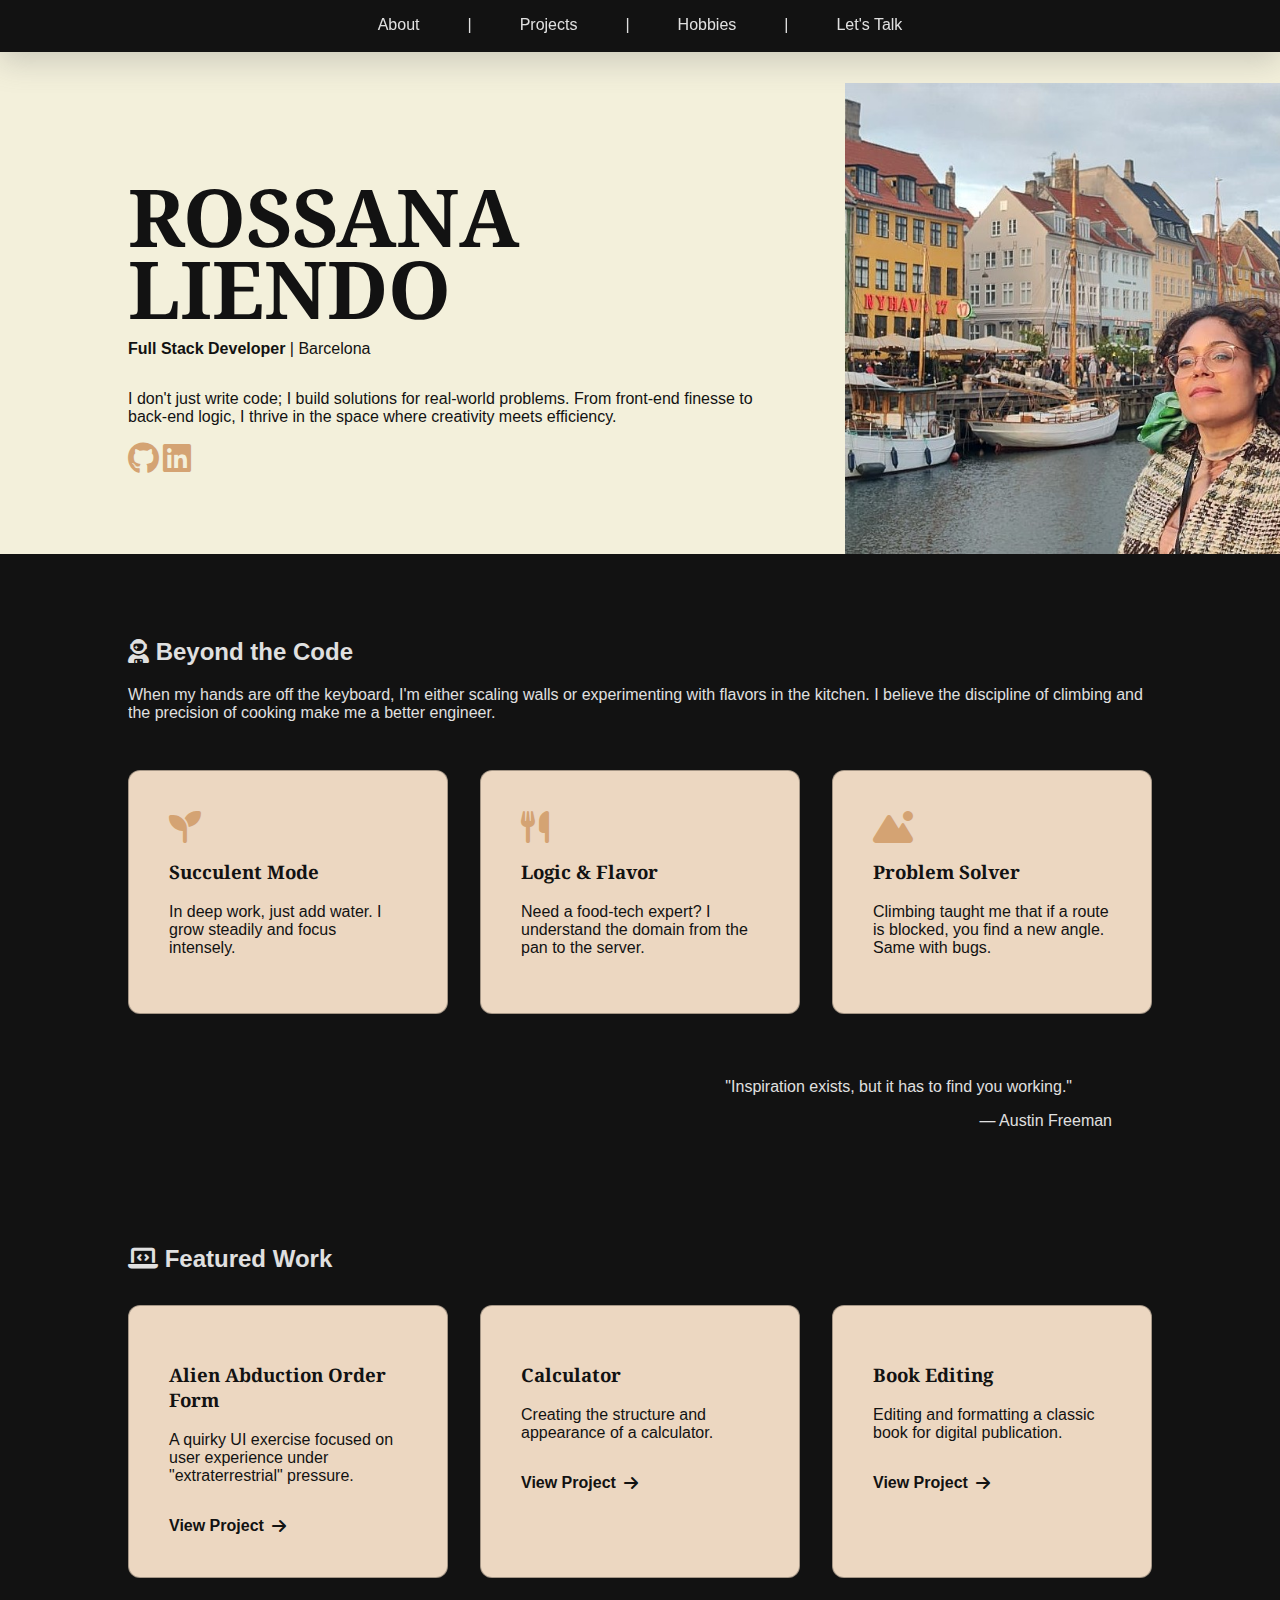
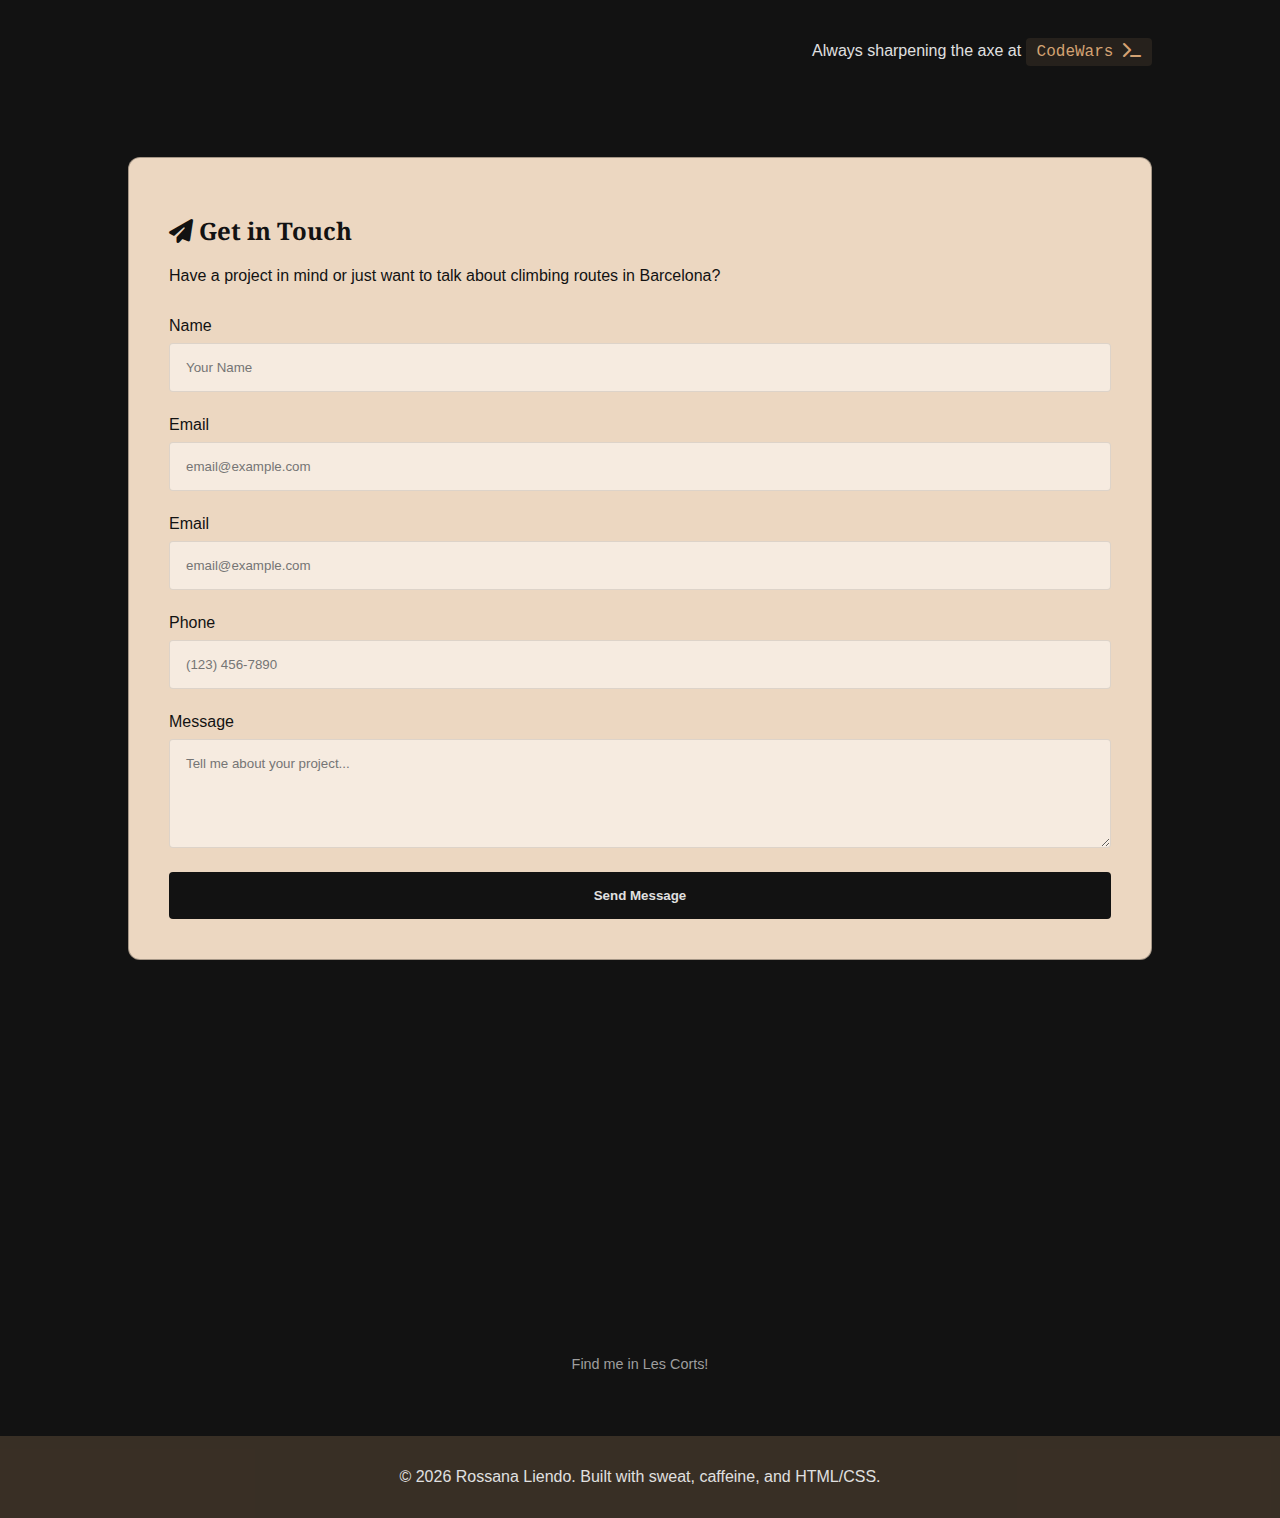
<file: index.html>
<!DOCTYPE html>
<html lang="en">
<head>
    <meta charset="UTF-8">
    <meta name="viewport" content="width=device-width, initial-scale=1.0">
    <title>Rossana Liendo | Full Stack Developer & Problem Solver</title>
    <link rel="stylesheet" href="css/style.css">
    <link rel="stylesheet" href="https://cdnjs.cloudflare.com/ajax/libs/font-awesome/6.5.1/css/all.min.css">
    <link rel="preconnect" href="https://fonts.googleapis.com">
<link rel="preconnect" href="https://fonts.gstatic.com" crossorigin>
<link href="https://fonts.googleapis.com/css2?family=Noto+Serif:ital,wght@0,100..900;1,100..900&display=swap" rel="stylesheet">
</head>
<body>

    <nav>
        <div class="nav-links">
            <a href="index.html#about-me">About</a> |
            <a href="index.html#projects">Projects</a> |
            <a href="hobbies.html">Hobbies</a> |
            <a href="index.html#contact" class="btn-nav">Let's Talk</a>
        </div>
    </nav>

    <header class="hero">
        <img src="images/nyhavn-canal.jpeg" alt="Nyhavn Canal in Copenhagen, Denmark" class="hero-img">
        <div class="hero-content">
            <h1>Rossana<br>Liendo</h1>
            <p class="tagline"><strong>Full Stack Developer</strong> | Barcelona</p>
            <p class="bio">I don't just write code; I build solutions for real-world problems. From front-end finesse to back-end logic, I thrive in the space where creativity meets efficiency.</p>
            <div class="social-links">
                <a href="https://github.com/omgchyah" target="_blank" rel="noopener"><i class="fa-brands fa-github"></i></a>
                <a href="https://www.linkedin.com/in/rossana-liendo-esteves-7b033848/" target="_blank" rel="noopener"><i class="fa-brands fa-linkedin"></i></a>
            </div>
        </div>
    </header>

    <main>
        <section id="about-me" class="about-me">
            <h2><i class="fa-solid fa-user-astronaut"></i> Beyond the Code</h2>
            <div class="about-grid">
                <p>When my hands are off the keyboard, I'm either scaling walls or experimenting with flavors in the kitchen. I believe the discipline of climbing and the precision of cooking make me a better engineer.</p>
                
                <div class="fun-facts">
                    <div class="fact-card">
                        <i class="fa-solid fa-seedling"></i>
                        <h3>Succulent Mode</h3>
                        <p>In deep work, just add water. I grow steadily and focus intensely.</p>
                    </div>
                    <div class="fact-card">
                        <i class="fa-solid fa-utensils"></i>
                        <h3>Logic & Flavor</h3>
                        <p>Need a food-tech expert? I understand the domain from the pan to the server.</p>
                    </div>
                    <div class="fact-card">
                        <i class="fa-solid fa-mountain-sun"></i>
                        <h3>Problem Solver</h3>
                        <p>Climbing taught me that if a route is blocked, you find a new angle. Same with bugs.</p>
                    </div>
                </div>
            </div>

            <figure class="quote-box">
                <blockquote>"Inspiration exists, but it has to find you working."</blockquote>
                <figcaption>— Austin Freeman</figcaption>
            </figure>
        </section>

        <section id="projects" class="projects">
            <h2><i class="fa-solid fa-laptop-code"></i> Featured Work</h2>
            
            <div class="project-list">
                <article class="project-item">
                    <h3>Alien Abduction Order Form</h3>
                    <p>A quirky UI exercise focused on user experience under "extraterrestrial" pressure.</p>
                    <a href="alien-form/forms.html" rel="noopener" class="project-link">View Project <i class="fa-solid fa-arrow-right"></i></a>
                </article>

                <article class="project-item">
                    <h3>Calculator</h3>
                    <p>Creating the structure and appearance of a calculator.</p>
                    <a href="calculator/calculator.html" rel="noopener" class="project-link">View Project <i class="fa-solid fa-arrow-right"></i></a>
                </article>

                <article class="project-item">
                    <h3>Book Editing</h3>
                    <p>Editing and formatting a classic book for digital publication.</p>
                    <a href="book_chapter/book.html" rel="noopener" class="project-link">View Project <i class="fa-solid fa-arrow-right"></i></a>
                </article>
            </div>

            <div class="learning-zone">
                <p>Always sharpening the axe at <a href="https://www.codewars.com" target="_blank" rel="noopener">CodeWars <i class="fa-solid fa-terminal"></i></a></p>
            </div>
        </section>

        <section id="contact" class="contact">
            <h2><i class="fa-solid fa-paper-plane"></i> Get in Touch</h2>
            <p>Have a project in mind or just want to talk about climbing routes in Barcelona?</p>
            <form action="https://e3vwdl4bpd.execute-api.us-west-2.amazonaws.com/default/API2SES" method="POST" class="contact-form">
                <input type="hidden" name="send_to" value="rossana.liendo@gmail.com">
                
                <div class="form-group">
                    <label for="name">Name</label>
                    <input type="text" id="name" name="name" placeholder="Your Name" required>
                </div>

                <div class="form-group">
                    <label for="email">Email</label>
                    <input type="email" id="email" name="email" placeholder="email@example.com" required>
                </div>
    
                <div class="form-group">
                    <label for="email">Email</label>
                    <input type="email" id="email" name="email" placeholder="email@example.com" required>
                </div>
                
                <div class="form-group">
                    <label for="phone">Phone</label>
                    <input type="tel" id="phone" name="phone" placeholder="(123) 456-7890">
                </div>

                <div class="form-group">
                    <label for="message">Message</label>
                    <textarea id="message" name="message" rows="5" placeholder="Tell me about your project..." required></textarea>
                </div>

                <button type="submit" class="btn-submit">Send Message</button>
            </form>
        </section>

        <div class="map-container">
            <iframe src="https://www.google.com/maps/embed?pb=!1m18!1m12!1m3!1d23946.71913211791!2d2.1004685909337675!3d41.38842441053384!2m3!1f0!2f0!3f0!3m2!1i1024!2i768!4f13.1!3m3!1m2!1s0x12a4985c69108ab9%3A0xd53cd8df2fd26b9c!2sLes%20Corts%2C%20Barcelona!5e0!3m2!1ses!2ses!4v1768590886248!5m2!1ses!2ses" width="400" height="300" style="border:0;" allowfullscreen="" loading="lazy" referrerpolicy="no-referrer-when-downgrade" class="map-corts"></iframe>
            <span class="map-text">Find me in Les Corts!</span>
        </div>
        

    </main>

    <footer>
        <p>&copy; 2026 Rossana Liendo. Built with sweat, caffeine, and HTML/CSS.</p>
    </footer>
</body>
</html>
</file>
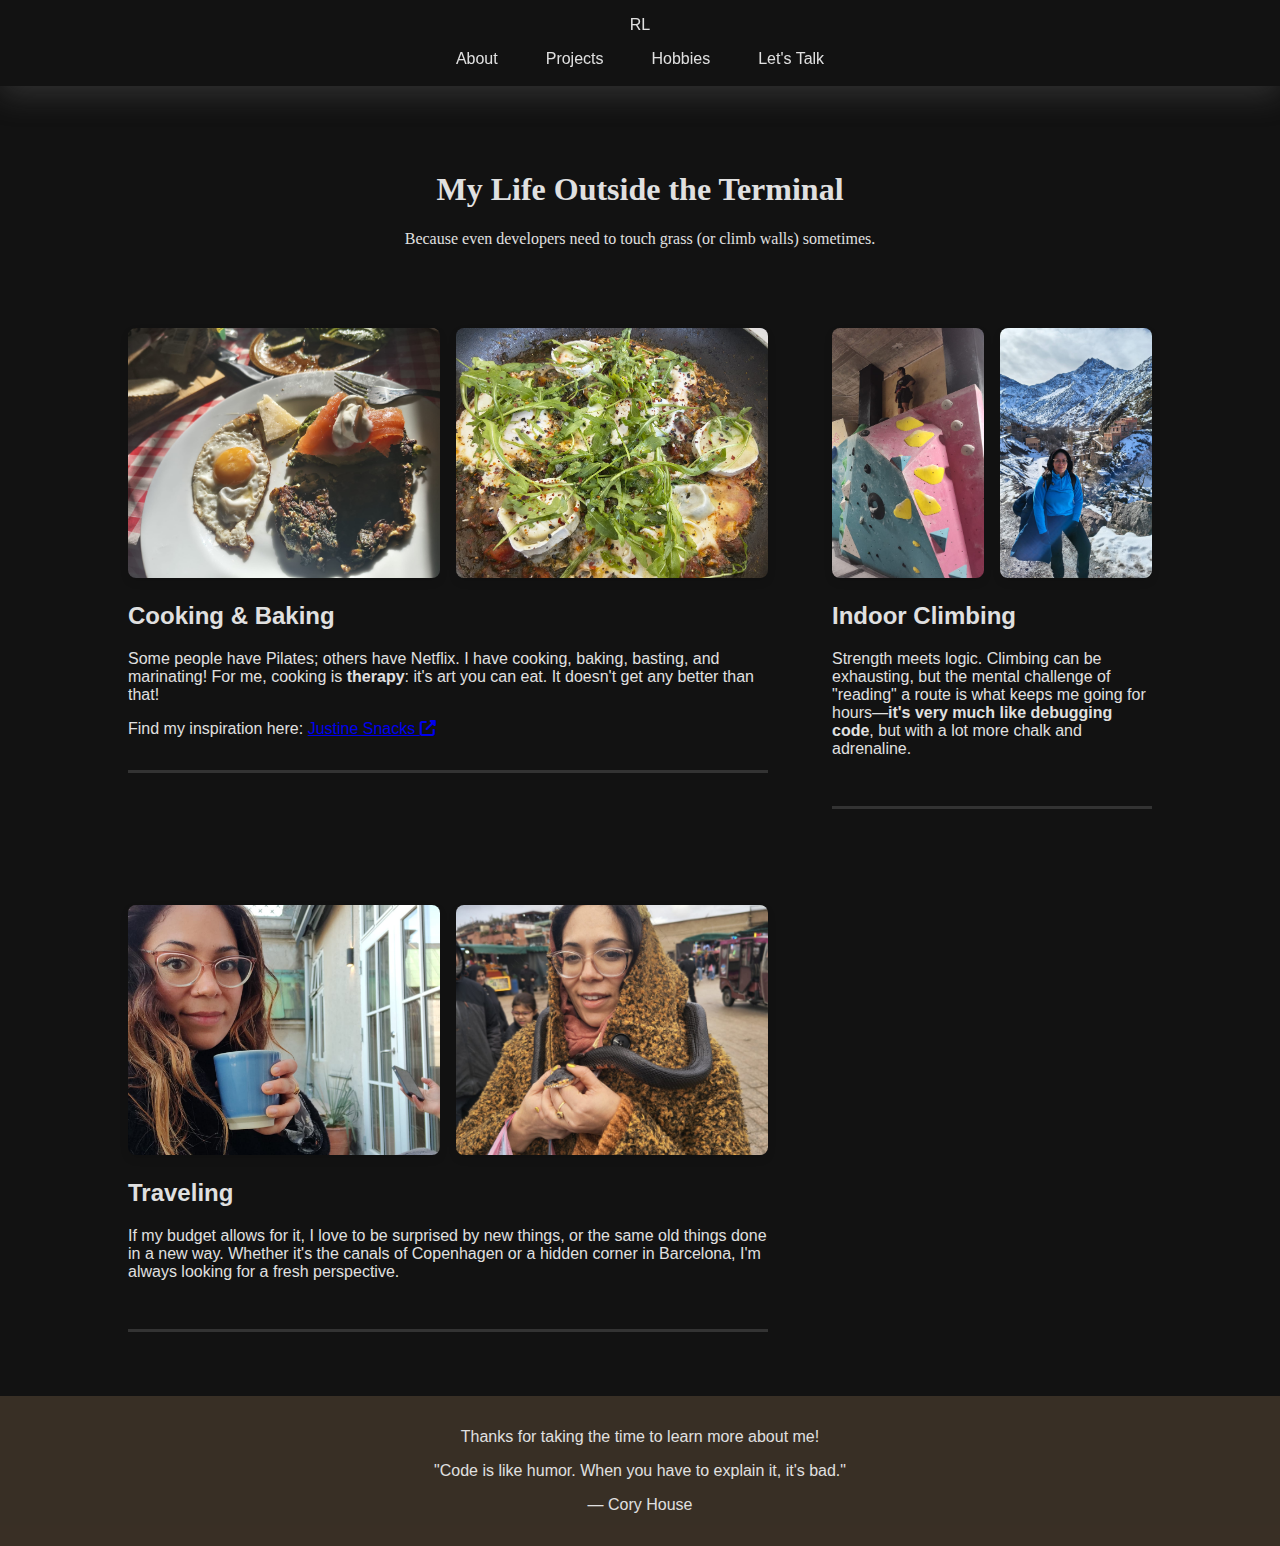
<file: hobbies.html>
<!DOCTYPE html>
<html lang="en">
<head>
    <meta charset="UTF-8">
    <meta name="viewport" content="width=device-width, initial-scale=1.0">
    <title>Rossana's World | Hobbies & Passion</title>
    <link rel="stylesheet" href="css/style.css">
    <link rel="stylesheet" href="https://cdnjs.cloudflare.com/ajax/libs/font-awesome/6.5.1/css/all.min.css">
</head>
<body class="hobbies-page">

    <nav>
        <div class="logo">RL</div>
        <div class="nav-links">
            <a href="index.html#about-me">About</a>
            <a href="index.html#projects">Projects</a>
            <a href="hobbies.html">Hobbies</a>
            <a href="index.html#contact" class="btn-nav">Let's Talk</a>
        </div>
    </nav>

    <header class="hobbies-header">
        <h1>My Life Outside the Terminal</h1>
        <p>Because even developers need to touch grass (or climb walls) sometimes.</p>
    </header>

    <main class="hobbies-container">
        
        <section class="hobby-card">
            <div class="hobby-images">
                <img src="images/brunch.jpeg" alt="Delicious homemade smoked salmon with eggs and cheese" class="hobby-img">
                <img src="images/shakshuka.jpeg" alt="A colorful shakshuka" class="hobby-img">
            </div>
            <h2>Cooking & Baking</h2>
            <p>Some people have Pilates; others have Netflix. I have cooking, baking, basting, and marinating! For me, cooking is <strong>therapy</strong>: it's art you can eat. It doesn't get any better than that!</p>
            <div class="hobby-link">
                <span>Find my inspiration here:</span>
                <a href="https://justinesnacks.com/" target="_blank" rel="noopener">Justine Snacks <i class="fa-solid fa-external-link-alt"></i></a>
            </div>
        </section>

        <section class="hobby-card">
            <div class="hobby-images">
                <img src="images/climbing.jpeg" alt="Indoor climbing wall with colorful holds" class="hobby-img">
                <img src="images/toubkal.jpeg" alt="Hiking to the top of the Toubkal mountain in Morocco" class="hobby-img">
            </div>
            <h2>Indoor Climbing</h2>
            <p>Strength meets logic. Climbing can be exhausting, but the mental challenge of "reading" a route is what keeps me going for hours—<strong>it's very much like debugging code</strong>, but with a lot more chalk and adrenaline.</p>
            
        </section>
        
        <section class="hobby-card">
            <div class="hobby-images">
                <img src="images/delving-into-coffee-culture.jpeg" alt="A delicious cup of coffee in Coppenhague" class="hobby-img">
                <img src="images/scared.jpeg" alt="My first enounter with a snake charmer" class="hobby-img">
            </div>
            <h2>Traveling</h2>
            <p>If my budget allows for it, I love to be surprised by new things, or the same old things done in a new way. Whether it's the canals of Copenhagen or a hidden corner in Barcelona, I'm always looking for a fresh perspective.</p>
        </section>

    </main>

    <footer class="hobbies-footer">
        <p>Thanks for taking the time to learn more about me!</p>
        <figure class="quote-box">
            <blockquote>"Code is like humor. When you have to explain it, it's bad."</blockquote>
            <figcaption>— Cory House</figcaption>
        </figure>
    </footer>

</body>
</html>
</file>
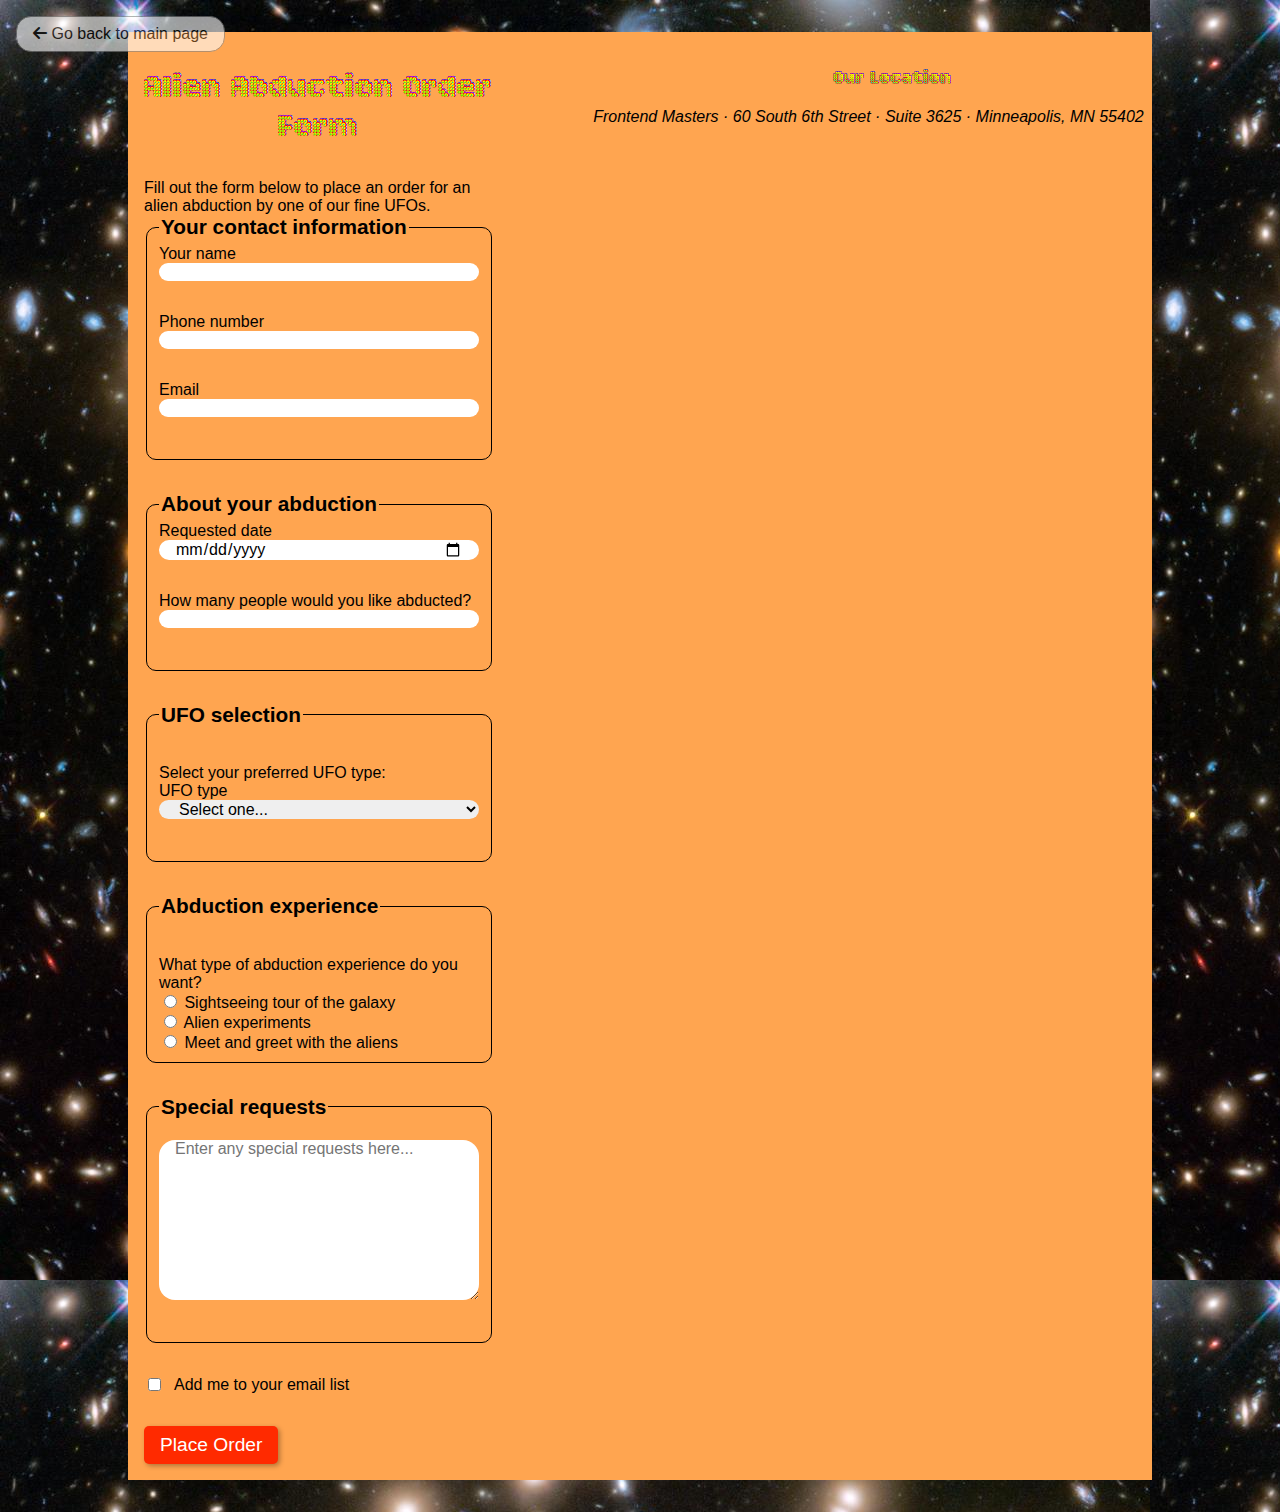
<file: alien-form/forms.html>
<!DOCTYPE html>
<html lang="en">
<head>
	<meta charset="UTF-8">
	<title>Alien Abduction Order Form</title>
	<link href="css/forms.css" rel="stylesheet">
	<link rel="stylesheet" href="https://cdnjs.cloudflare.com/ajax/libs/font-awesome/6.5.1/css/all.min.css">
	<link rel="preconnect" href="https://fonts.googleapis.com">
<link rel="preconnect" href="https://fonts.gstatic.com" crossorigin>
<link href="https://fonts.googleapis.com/css2?family=Bitcount+Prop+Double+Ink:wght@100..900&family=Noto+Serif:ital,wght@0,100..900;1,100..900&display=swap" rel="stylesheet">
</head>
<body>
	<a href="../index.html" rel="noopener" class="index-link">
		<i class="fa-solid fa-arrow-left"></i> Go back to main page
	</a>
	<div class="wrapper">
		<section>
			<h1>Alien Abduction Order Form</h1>
			<p>Fill out the form below to place an order for an alien abduction by one of our fine UFOs.</p>
			<form action="https://e3vwdl4bpd.execute-api.us-west-2.amazonaws.com/default/API2SES" method="POST">
				<input type="hidden" name="send_to" value="rossana.liendo@gmail.com">
				<fieldset>
					<legend>Your contact information</legend>
					<label for="name">Your name </label>
					<input type="text" id="name" name="name">
					<label for="phone">Phone number</label>
					<input type="tel" id="phone" name="phone">
					<label for="email">Email</label>
					<input type="email" id="email" name="email">
				</fieldset>

				<fieldset>
					<legend>About your abduction</legend>
					<label for="date">Requested  date</label>
					<input type="date" id="date" name="date">
					<label for="qty">How many people would you like abducted?</label>
					<input type="number" id="qty" name="qty" min="1" max="10">
				</fieldset>
				<fieldset>
					<legend>UFO selection</legend>
					<p>Select your preferred UFO type:</p>
					<label for="ufo">UFO type</label>
					<select id="ufo" name="ufo">
						<option selected>Select one...</option>
						<option value="oval">Classic oval UFO</option>
						<option value="imperial">Star Wars-style Imperial cruiser</option>
						<option value="viper">Battlestar Galactica-style Viper</option>
						<option value="cube">Borg-style cube</option>
					</select>
				</fieldset>

				<fieldset>
					<legend>Abduction experience</legend>
					<p>What type of abduction experience do you want?</p>
					<label>
						<input type="radio" id="sightseeing" name="experience" value="sightseeing">
						Sightseeing tour of the galaxy
					</label>
					<label>
						<input type="radio" id="experiments" name="experience" value="experiments">
						Alien experiments
					</label>
					<label>
						<input type="radio" id="meetaliens" name="experience" value="meetaliens">
						Meet and greet with the aliens
					</label>
				</fieldset>

				<fieldset>
					<legend>Special requests</legend>
					<textarea name="requests" rows="5" cols="30" placeholder="Enter any special requests here..."></textarea>
				</fieldset>

				<div class="checkbox-group">
					<input type="checkbox" name="subscribe" id="subscribe">
					<label for="subscribe">Add me to your email list</label>
				</div>

				<button type="submit">Place Order</button>
			</form>				
		</section>
		<aside>
			<h3>Our Location</h3>
			<address>
				Frontend Masters &middot;
				60 South 6th Street &middot;
				Suite 3625 &middot;
				Minneapolis, MN 55402
			</address>
			<iframe src="https://www.google.com/maps/embed?pb=!1m18!1m12!1m3!1d2822.31942846365!2d-93.27339592426814!3d44.97782176575984!2m3!1f0!2f0!3f0!3m2!1i1024!2i768!4f13.1!3m3!1m2!1s0x52b3329a733800b1%3A0x2e151ae0d4a5e091!2s60%20South%206th%20St%20%233625%2C%20Minneapolis%2C%20MN%2055402%2C%20EE.%20UU.!5e0!3m2!1ses!2ses!4v1768582172687!5m2!1ses!2ses" width="600" height="450" style="border:0;" allowfullscreen="" loading="lazy" referrerpolicy="no-referrer-when-downgrade"></iframe>
		</aside>
	</div>
	<script src="js/forms.js"></script>
</body>
</html>
</file>
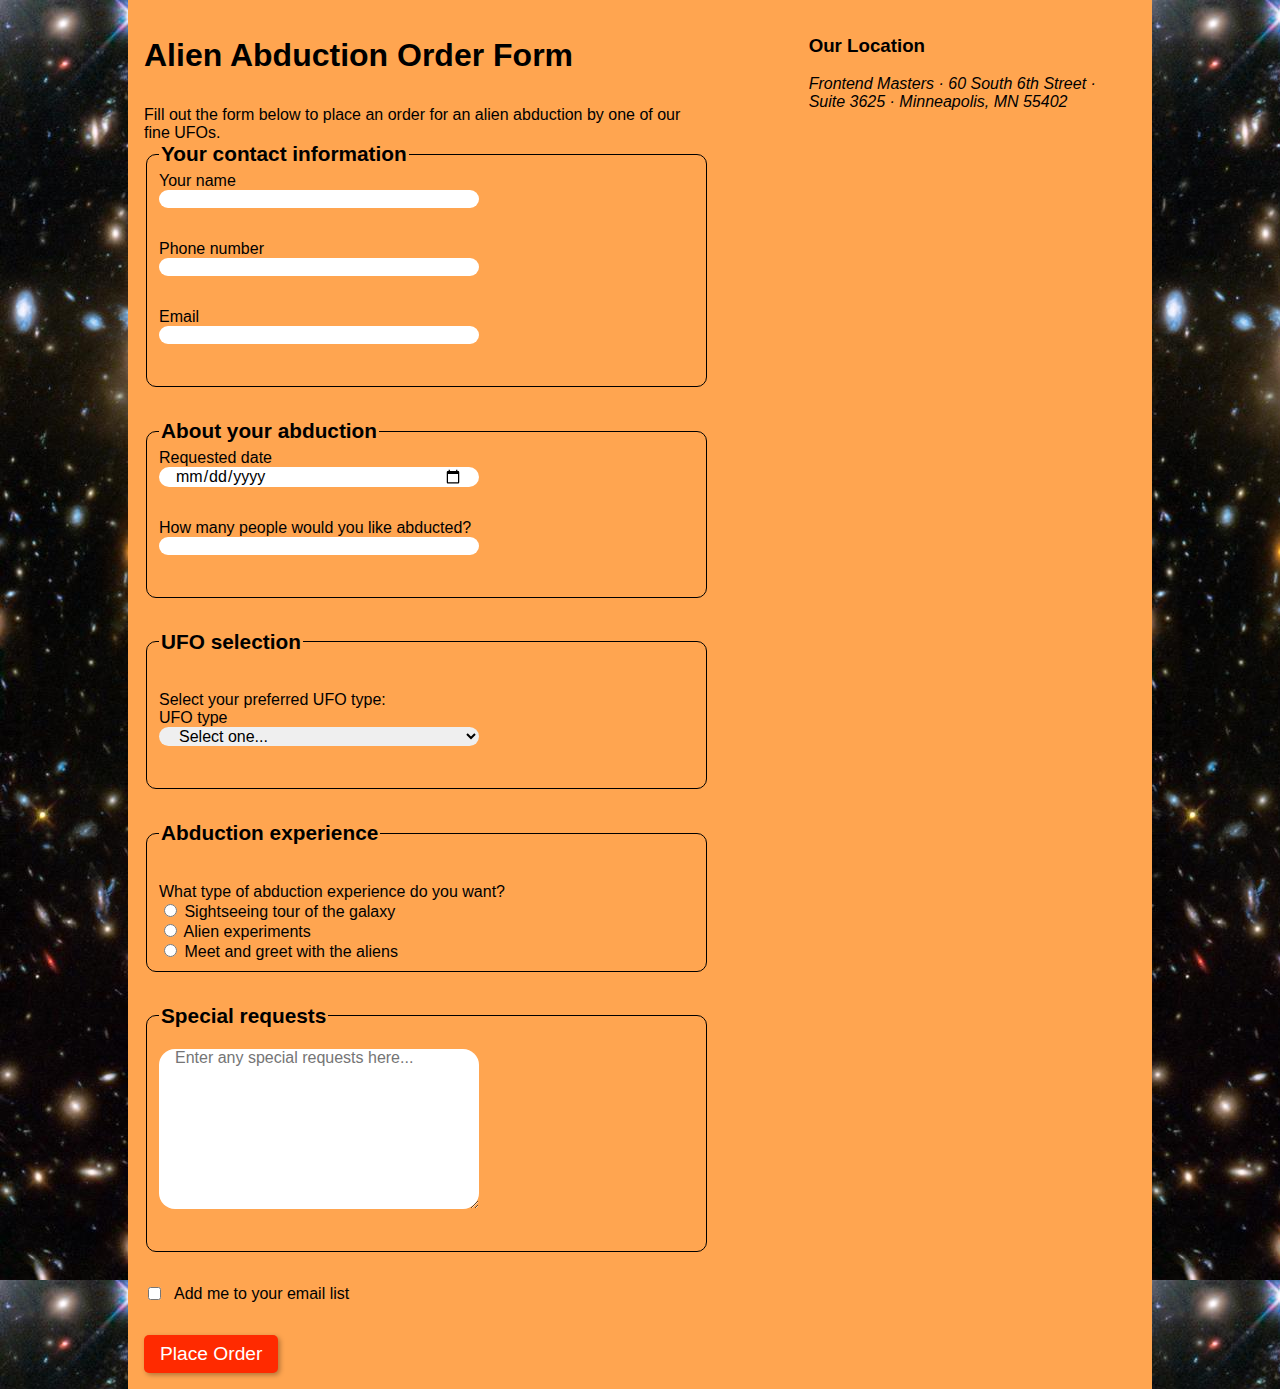
<file: begin/forms.html>
<!DOCTYPE html>
<html lang="en">
<head>
	<meta charset="UTF-8">
	<title>Alien Abduction Order Form</title>
	<link href="css/forms.css" rel="stylesheet">
</head>
<body>
	<div class="wrapper">
		<section>
			<h1>Alien Abduction Order Form</h1>
			<p>Fill out the form below to place an order for an alien abduction by one of our fine UFOs.</p>
			<form action="https://e3vwdl4bpd.execute-api.us-west-2.amazonaws.com/default/API2SES" method="POST">
				<input type="hidden" name="send_to" value="rossana.liendo@gmail.com">
				<fieldset>
					<legend>Your contact information</legend>
					<label for="name">Your name </label>
					<input type="text" id="name" name="name">
					<label for="phone">Phone number</label>
					<input type="tel" id="phone" name="phone">
					<label for="email">Email</label>
					<input type="email" id="email" name="email">
				</fieldset>

				<fieldset>
					<legend>About your abduction</legend>
					<label for="date">Requested  date</label>
					<input type="date" id="date" name="date">
					<label for="qty">How many people would you like abducted?</label>
					<input type="number" id="qty" name="qty" min="1" max="10">
				</fieldset>
				<fieldset>
					<legend>UFO selection</legend>
					<p>Select your preferred UFO type:</p>
					<label for="ufo">UFO type</label>
					<select id="ufo" name="ufo">
						<option selected>Select one...</option>
						<option value="oval">Classic oval UFO</option>
						<option value="imperial">Star Wars-style Imperial cruiser</option>
						<option value="viper">Battlestar Galactica-style Viper</option>
						<option value="cube">Borg-style cube</option>
					</select>
				</fieldset>

				<fieldset>
					<legend>Abduction experience</legend>
					<p>What type of abduction experience do you want?</p>
					<label>
						<input type="radio" id="sightseeing" name="experience" value="sightseeing">
						Sightseeing tour of the galaxy
					</label>
					<label>
						<input type="radio" id="experiments" name="experience" value="experiments">
						Alien experiments
					</label>
					<label>
						<input type="radio" id="meetaliens" name="experience" value="meetaliens">
						Meet and greet with the aliens
					</label>
				</fieldset>

				<fieldset>
					<legend>Special requests</legend>
					<textarea name="requests" rows="5" cols="30" placeholder="Enter any special requests here..."></textarea>
				</fieldset>

				<div class="checkbox-group">
					<input type="checkbox" name="subscribe" id="subscribe">
					<label for="subscribe">Add me to your email list</label>
				</div>

				<button type="submit">Place Order</button>
			</form>				
		</section>
		<aside>
			<h3>Our Location</h3>
			<address>
				Frontend Masters &middot;
				60 South 6th Street &middot;
				Suite 3625 &middot;
				Minneapolis, MN 55402
			</address>
		</aside>
	</div>
	<script src="js/forms.js"></script>
</body>
</html>
</file>
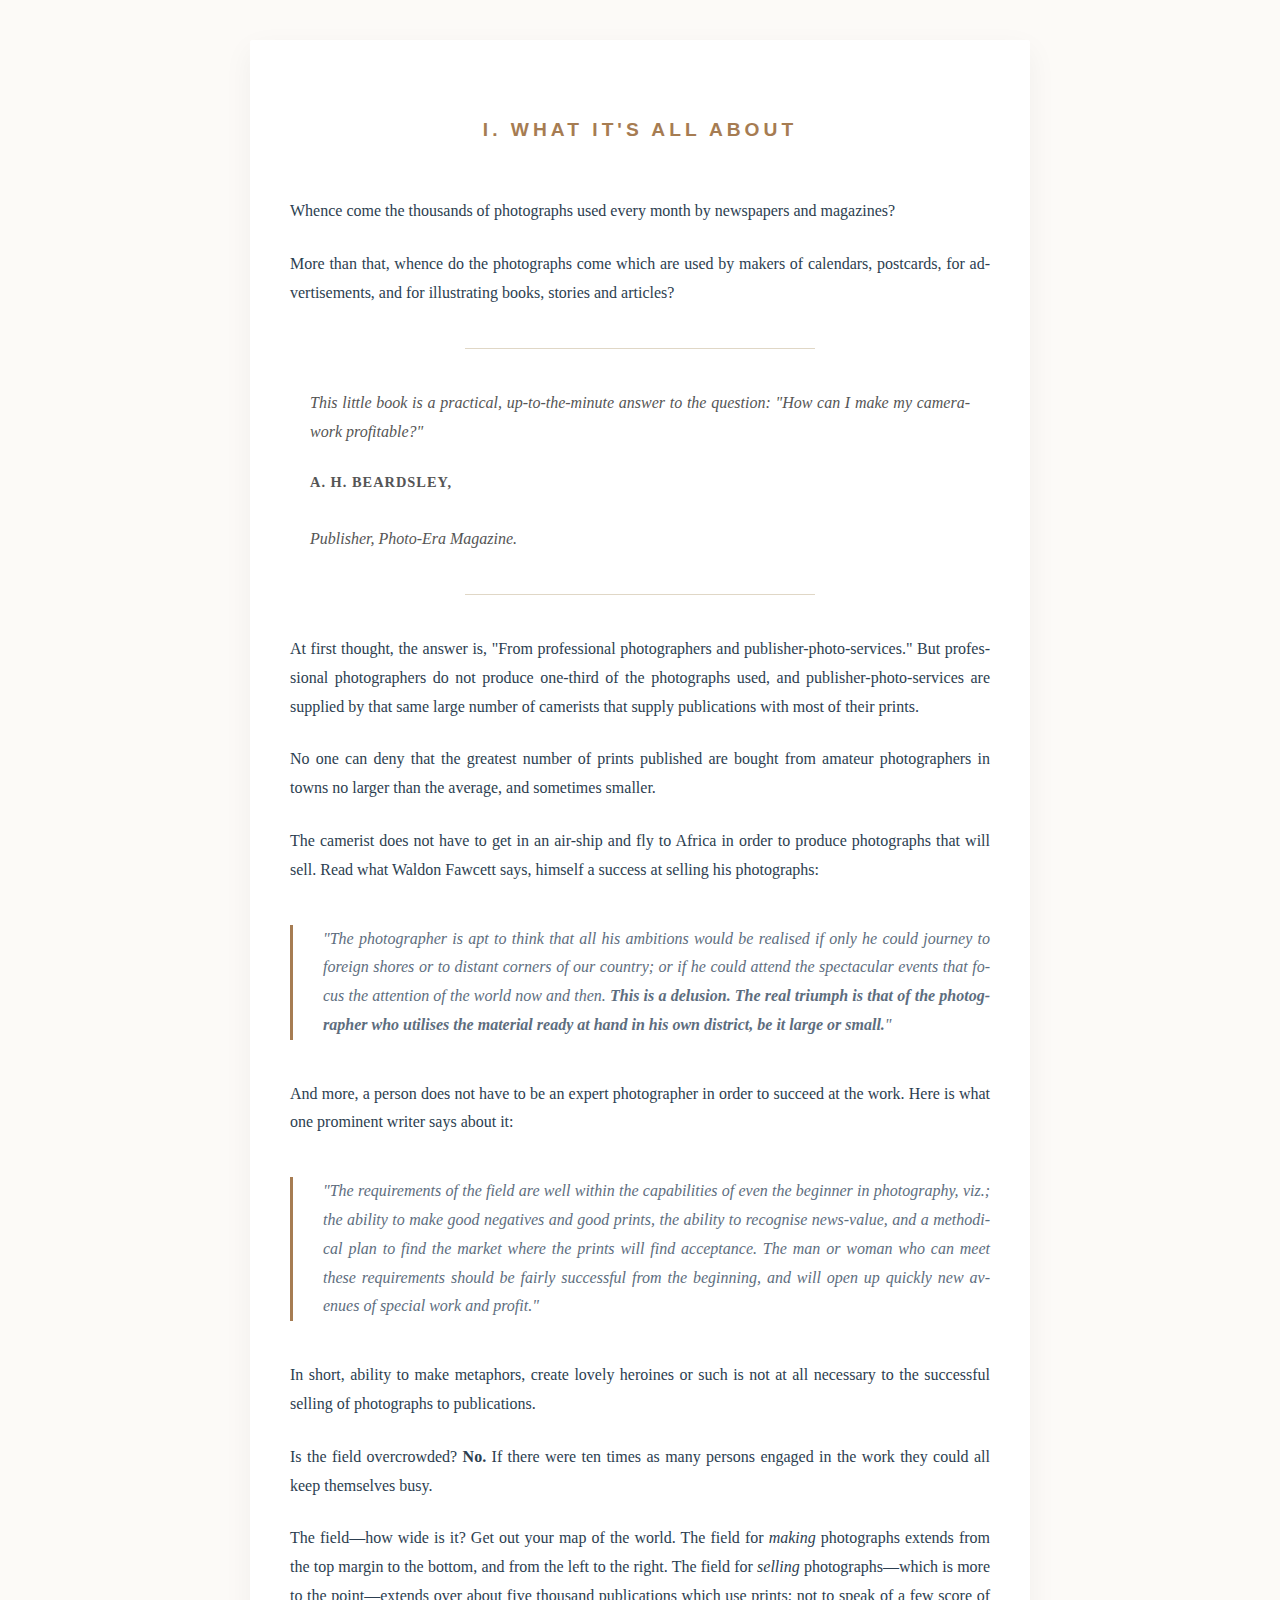
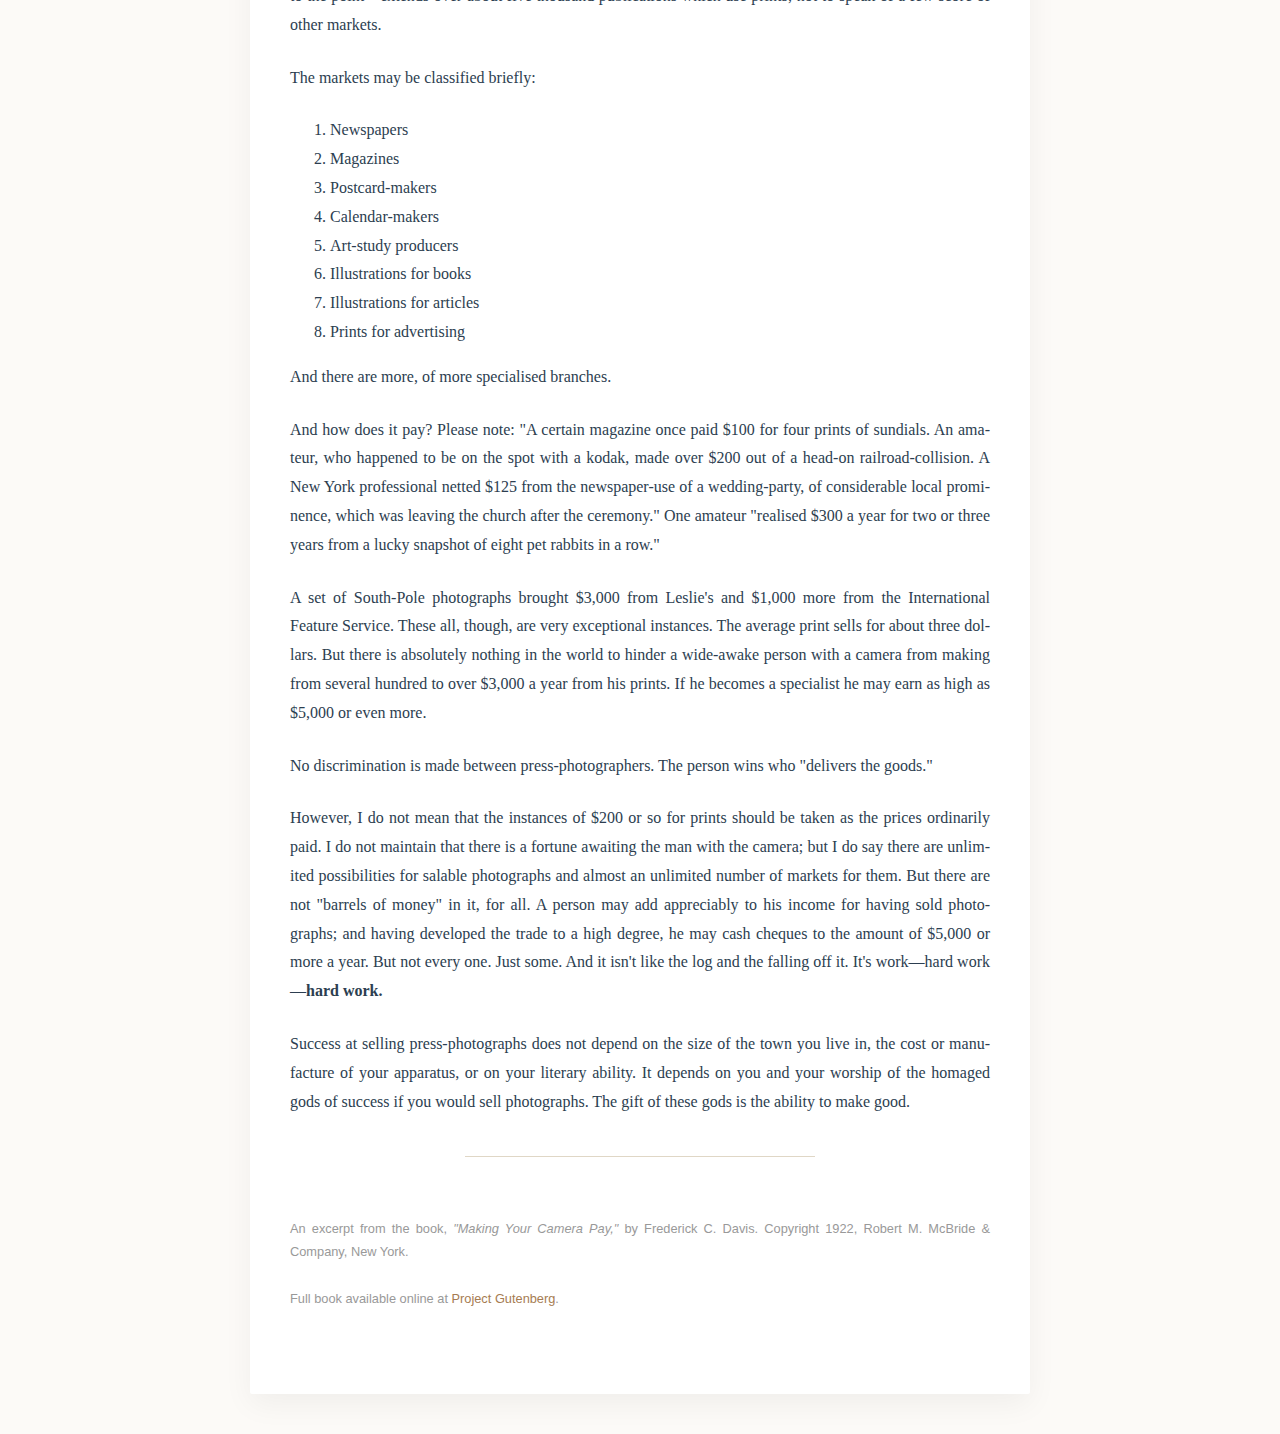
<file: book_chapter/book.html>
<!DOCTYPE html>
<html lang="en">
<head>
    <meta charset="UTF-8">
    <title>Making Your Camera Pay - Chapter I</title>
    <meta name="viewport" content="width=device-width, initial-scale=1.0">
    <link rel="stylesheet" href="css/style.css">
</head>
<body>

    <article>
        <header>
            <h1>I. What It's All About</h1>
        </header>

        <section>
            <p>Whence come the thousands of photographs used every month by newspapers and magazines?</p>
            <p>More than that, whence do the photographs come which are used by makers of calendars, postcards, for advertisements, and for illustrating books, stories and articles?</p>
        </section>

        <hr>

        <section class="intro-note">
            <p>This little book is a practical, up-to-the-minute answer to the question: "How can I make my camera-work profitable?"</p>
            <p>
                <strong>A. H. Beardsley,</strong><br>
                <em>Publisher, Photo-Era Magazine.</em>
            </p>
        </section>

        <hr>

        <section class="content">
            <p>At first thought, the answer is, "From professional photographers and publisher-photo-services." But professional photographers do not produce one-third of the photographs used, and publisher-photo-services are supplied by that same large number of camerists that supply publications with most of their prints.</p>
            
            <p>No one can deny that the greatest number of prints published are bought from amateur photographers in towns no larger than the average, and sometimes smaller.</p>

            <p>The camerist does not have to get in an air-ship and fly to Africa in order to produce photographs that will sell. Read what Waldon Fawcett says, himself a success at selling his photographs:</p>

            <blockquote>
                <p>"The photographer is apt to think that all his ambitions would be realised if only he could journey to foreign shores or to distant corners of our country; or if he could attend the spectacular events that focus the attention of the world now and then. <strong>This is a delusion. The real triumph is that of the photographer who utilises the material ready at hand in his own district, be it large or small.</strong>"</p>
            </blockquote>

            <p>And more, a person does not have to be an expert photographer in order to succeed at the work. Here is what one prominent writer says about it:</p>

            <blockquote>
                <p>"The requirements of the field are well within the capabilities of even the beginner in photography, viz.; the ability to make good negatives and good prints, the ability to recognise news-value, and a methodical plan to find the market where the prints will find acceptance. The man or woman who can meet these requirements should be fairly successful from the beginning, and will open up quickly new avenues of special work and profit."</p>
            </blockquote>

            <p>In short, ability to make metaphors, create lovely heroines or such is not at all necessary to the successful selling of photographs to publications.</p>

            <p>Is the field overcrowded? <strong>No.</strong> If there were ten times as many persons engaged in the work they could all keep themselves busy.</p>

            <p>The field—how wide is it? Get out your map of the world. The field for <em>making</em> photographs extends from the top margin to the bottom, and from the left to the right. The field for <em>selling</em> photographs—which is more to the point—extends over about five thousand publications which use prints; not to speak of a few score of other markets.</p>

            <p>The markets may be classified briefly:</p>
            <ol>
                <li>Newspapers</li>
                <li>Magazines</li>
                <li>Postcard-makers</li>
                <li>Calendar-makers</li>
                <li>Art-study producers</li>
                <li>Illustrations for books</li>
                <li>Illustrations for articles</li>
                <li>Prints for advertising</li>
            </ol>

            <p>And there are more, of more specialised branches.</p>

            <p>And how does it pay? Please note: "A certain magazine once paid $100 for four prints of sundials. An amateur, who happened to be on the spot with a kodak, made over $200 out of a head-on railroad-collision. A New York professional netted $125 from the newspaper-use of a wedding-party, of considerable local prominence, which was leaving the church after the ceremony." One amateur "realised $300 a year for two or three years from a lucky snapshot of eight pet rabbits in a row."</p>

            <p>A set of South-Pole photographs brought $3,000 from Leslie's and $1,000 more from the International Feature Service. These all, though, are very exceptional instances. The average print sells for about three dollars. But there is absolutely nothing in the world to hinder a wide-awake person with a camera from making from several hundred to over $3,000 a year from his prints. If he becomes a specialist he may earn as high as $5,000 or even more.</p>

            <p>No discrimination is made between press-photographers. The person wins who "delivers the goods."</p>

            <p>However, I do not mean that the instances of $200 or so for prints should be taken as the prices ordinarily paid. I do not maintain that there is a fortune awaiting the man with the camera; but I do say there are unlimited possibilities for salable photographs and almost an unlimited number of markets for them. But there are not "barrels of money" in it, for all. A person may add appreciably to his income for having sold photographs; and having developed the trade to a high degree, he may cash cheques to the amount of $5,000 or more a year. But not every one. Just some. And it isn't like the log and the falling off it. It's work—hard work—<strong>hard work.</strong></p>

            <p>Success at selling press-photographs does not depend on the size of the town you live in, the cost or manufacture of your apparatus, or on your literary ability. It depends on you and your worship of the homaged gods of success if you would sell photographs. The gift of these gods is the ability to make good.</p>
        </section>

        <hr>

        <footer>
            <p>An excerpt from the book, <em>"Making Your Camera Pay,"</em> by Frederick C. Davis. Copyright 1922, Robert M. McBride & Company, New York.</p>
            <p>Full book available online at <a href="https://www.gutenberg.org/files/35709/35709-h/35709-h.htm" target="_blank">Project Gutenberg</a>.</p>
        </footer>
    </article>

</body>
</html>
</file>
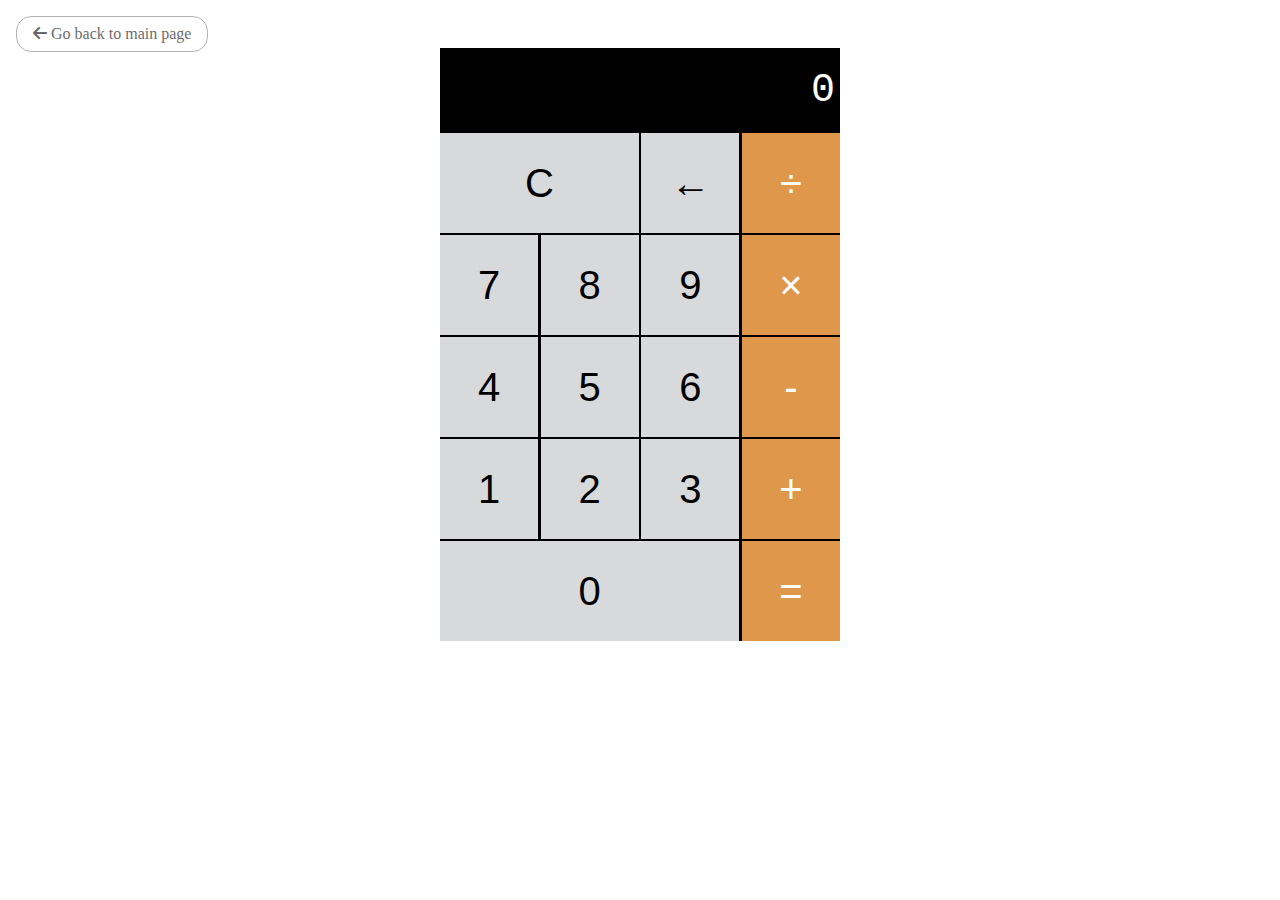
<file: calculator/calculator.html>
<!DOCTYPE html>
<html lang="en">
<head>
    <meta charset="UTF-8">
    <title>Calculator</title>
    <link rel="stylesheet" href="css/calculator.css">
    <link rel="stylesheet" href="https://cdnjs.cloudflare.com/ajax/libs/font-awesome/6.5.1/css/all.min.css">
</head>
<body>
    <a href="../index.html" rel="noopener" class="index-link">
		<i class="fa-solid fa-arrow-left"></i> Go back to main page
	</a>

    <div class="wrapper">
        <section class="screen">
        0
        </section>
    
        <section class="calc-buttons">
            <div class="calc-button-row">
                <button class="calc-button double ">C</button>
                <button class="calc-button">&larr;</button>
                <button class="calc-button">&divide;</button>
            </div>
            <div class="calc-button-row">
                <button class="calc-button">7</button>
                <button class="calc-button">8</button>
                <button class="calc-button">9</button>
                <button class="calc-button">&times;</button>
            </div>
            <div class="calc-button-row">
                <button class="calc-button">4</button>
                <button class="calc-button">5</button>
                <button class="calc-button">6</button>
                <button class="calc-button">-</button>
            </div>
            <div class="calc-button-row">
                <button class="calc-button">1</button>
                <button class="calc-button">2</button>
                <button class="calc-button">3</button>
                <button class="calc-button">&plus;</button>
            </div>
            <div class="calc-button-row">
                <button class="calc-button triple">0</button>
                <button class="calc-button">&equals;</button>
            </div>
        </section>
    </div>
</body>
</html>
</file>
<file: css/style.css>
:root {
    --main-bg: #121212;
    --card-bg: #ecd7c1;
    
    --accent: #d4a373;
    --accent-glow: rgba(212, 163, 115, 0.2); 
    
    --text-primary: #e0e0e0;
    --text-secondary: #9e9e9e;
    
    --border: #333333;
}

body {
    background-color: var(--main-bg);
    color: var(--text-primary);
    font-family: 'Inter', -apple-system, sans-serif;
    position: relative;
    margin: 0;
    padding: 0;
}

nav {
    position: sticky;
    top: 0;
    width: 100%;
    background-color: var(--main-bg);
    display: flex;
    flex-direction: column;
    justify-content: center;
    align-items: center;
    padding: 1rem 0;
    gap: 1rem;
    margin: 0;
    z-index: 1000;
    box-shadow: 0 10px 30px rgba(116, 116, 116, 0.3);
}

nav .nav-links {
    display: flex;
    justify-content: space-between;
    gap: 3rem;
}

nav a:link {
    color: var(--text-primary);
    text-decoration: none;
    border-bottom: 2px solid transparent; 
    transition: all 0.3s ease-in-out;
}

nav a:visited {
    color: var(--text-primary);
}

nav a:hover {
    color: var(--accent);
    border-bottom: 2px solid var(--accent);
}

.hero {
    background-color: rgb(243, 240, 219);
    display: flex;
    justify-content: flex-start;
    width: 100%;
    position: relative;
    overflow: hidden;
    padding: 0 10%;
    min-height: 500px;
}

.hero-content {
    display: flex;
    flex-direction: column;
    margin: 8rem 0 5rem 0;
    z-index: 20;
    max-width: 50%;
    color: var(--main-bg);
}

.hero-img {
    position: absolute;
    bottom: 0;
    right: 10%;
    width: 35%;
    z-index: 10;
    object-fit: cover;
}

.hero-content h1 {
    font-family: "Noto Serif", serif;
    font-size: 5rem;
    line-height: 0.9;
    margin: 0;
    color: var(--main-bg);
    text-transform: uppercase;
}
.hero-content i {
    color: var(--accent);
    font-size: 2rem;
}

main {
    padding: 4rem 10%;
    display: flex;
    flex-direction: column;
    gap: 5rem;
}

.fun-facts {
    display: grid;
    grid-template-columns: repeat(auto-fit, minmax(250px, 1fr));
    gap: 2rem;
    margin-top: 3rem;
}

.about-me .quote-box {
    display: flex;
    flex-direction: column;
    align-items: end;
    margin-top: 3rem;
}

.project-list {
    display: grid;
    grid-template-columns: repeat(auto-fit, minmax(300px, 1fr));
    gap: 2rem;
    margin-top: 2rem;
}

.projects .learning-zone {
    display: flex;
    flex-direction: column;
    align-items: end;
    margin-top: 3rem;
}

.projects .learning-zone a {
    color: var(--accent);
    text-decoration: none;
    background: rgba(212, 163, 115, 0.1);
    padding: 4px 10px;
    border-radius: 4px;
    font-family: 'Courier New', Courier, monospace;
    transition: all 0.3s ease;
    border: 1px solid transparent;
}

.projects .learning-zone a:hover {
    background: var(--accent);
    color: var(--main-bg);
    box-shadow: 0 0 15px var(--accent-glow);
}

.fact-card, .project-item, .contact {
    background-color: var(--card-bg);
    padding: 2.5rem;
    border-radius: 12px;
    color: var(--main-bg);
    transition: transform 0.3s ease, box-shadow 0.3s ease;
    border: 1px solid rgba(0, 0, 0, 0.3);
}

.fact-card:hover, .project-item:hover {
    transform: translateY(-10px);
    box-shadow: 0 20px 30px var(--accent-glow);
}

.fact-card h3, .project-item h3, .contact h2 {
    color: var(--main-bg);
    font-family: "Noto Serif", serif;
    margin-top: 1rem;
}

.fact-card i {
    color: var(--accent);
    font-size: 2rem;
}

.project-item a {
    color: var(--main-bg);
    text-decoration: none;
    border-bottom: 2px solid transparent;
    transition: all 0.3s ease-in-out;
    display: inline-flex;
    align-items: center;
    gap: 0.5rem;
}

.project-item a i {
    color: inherit;
    font-size: 1rem;
    transition: all 0.3s ease-in-out;
}

.project-item a:visited {
    color: var(--main-bg);
}

.project-item a:hover {
    color: var(--accent);
    border-bottom: 2px solid var(--accent);
}

.project-item a:hover i {
    transform: translateX(5px);
}

.contact-form {
    display: flex;
    flex-direction: column;
    gap: 1.5rem;
    margin-top: 2rem;
}

.form-group {
    display: flex;
    flex-direction: column;
    gap: 0.5rem;
}

.form-group input, .form-group textarea {
    padding: 1rem;
    border: 1px solid rgba(0, 0, 0, 0.1);
    border-radius: 4px;
    background-color: rgba(255, 255, 255, 0.5);
    font-family: inherit;
}

.btn-submit {
    background-color: var(--main-bg);
    color: var(--text-primary);
    padding: 1rem 2rem;
    border: none;
    border-radius: 4px;
    cursor: pointer;
    font-weight: bold;
    transition: background-color 0.3s ease;
}

.btn-submit:hover {
    background-color: var(--accent);
}

.project-link {
    display: inline-block;
    margin-top: 1rem;
    color: var(--main-bg);
    font-weight: bold;
    text-decoration: none;
}

footer {
    text-align: center;
    background-color: var(--accent-glow);
    margin: 0;
    padding: 1rem 0;
}

.map-container {
    display: flex;
    flex-direction: column;
    align-items: center;
    gap: 1rem;
    flex-wrap: wrap;
}

.map-text {
    font-size: 0.9rem;
    color: var(--text-secondary);
    white-space: nowrap;
}

.hobbies-header {
    text-align: center;
    padding: 4rem 10% 2rem 10%;
    font-family: "Noto Serif", serif;
}

.hobbies-container {
    display:grid;
    grid-template-columns: 2fr 1fr;
    gap: 4rem;
    padding: 2rem 10%;
    align-items: start;
}

.hobby-card {
    padding-bottom: 2rem;
    margin-bottom: 2rem;
    border-bottom: 3px solid var(--border);

}

.hobby-images {
    display: grid;
    grid-template-columns: 1fr 1fr;
    gap: 1rem;
    margin-bottom: 1.5rem;
}

.hobby-img {
    width: 100%;
    height: 250px;
    object-fit: cover;
    border-radius: 8px;
    box-shadow: 0 4px 8px rgba(0,0,0,0.1);
}

.sidebar {
    position: sticky;
    top: 120px;
    display: flex;
    flex-direction: column;
    gap: 2rem;
}

.sidebar h3 {
    font-family: "Noto Serif", serif;
    margin-bottom: 1rem;
}

.sidebar-links {
    background: var(--card-bg);
    padding: 1.5rem;
    border-radius: 12px;
    border: 1px solid var(--border);
}

.sidebar-links ul {
    list-style: none;
    padding: 0;
    margin: 0;
    display: flex;
    flex-direction: column;
    gap: 1rem;
}

.sidebar-links h3 {
    color: var(--main-bg);
    font-size: 1.2rem;
    margin-bottom: 1rem;
}

.universal-link {
    color: var(--main-bg);
    text-decoration: none;
    border-bottom: 2px solid transparent;
    transition: all 0.3s ease-in-out;
    display: inline-flex;
    align-items: center;
    gap: 0.5rem;
    font-weight: bold;
}

.universal-link:hover {
    opacity: 0.7;
    border-bottom: 2px solid var(--accent);
}

.universal-link i {
    transition: transform 0.3s ease-in-out;
}

.universal-link:hover i {
    transform: translateX(5px);
}
</file>
<file: alien-form/css/forms.css>
html {
  box-sizing: border-box;
}
*, *:before, *:after {
  box-sizing: inherit;
}
body {
	font-family: Arial, Helvetica, sans-serif;
	margin: 0;
	padding: 2rem 0 2rem 0;
	background-image: url(../img/galaxy.jpg);
	position: relative;
}
.wrapper {
	width: 80%;
	margin: 0 auto;
	padding: 1em;
	display: flex;
	flex-flow: row nowrap;
	background-color: rgb(255, 165, 80);
}

h1, h3 {
	font-family: "Bitcount Prop Double Ink", system-ui;
	color: black;
	text-align: center;
	font-optical-sizing: auto;
}
p {
	margin-bottom: 0;
	margin-top: 2rem;
}
section {
	flex-basis: 57%;
	margin-right: 10%;
}
aside {
	flex-basis: 33%;
}

p {
	margin: 2rem 0 0 0;
}

fieldset {
	border: 1px solid black;
	border-radius: 10px;
	margin-bottom: 2rem;
}

legend {
	font-weight: bold;
	font-size: 1.3rem;
	margin: 1.5 rem 0 1 0;
	display: block; 
}

label {
	display: block;
}

textarea {
	height: 10rem;
	padding: 1rem;
	display: block;
	margin: 1rem 0;

}

select {
	font-size: 1rem;
}

button {
	font-size: 1.2rem;
	padding: 0.5rem 1rem;
	background-color: rgb(255, 42, 0);
	color: white;
	border: none;
	border-radius: 5px;
	cursor: pointer;
	box-shadow: 2px 2px 5px rgba(0,0,0,0.3);
}

button:hover {
	background-color: rgb(255, 228, 222);
	color: black;
	box-shadow: 2px 2px 5px rgba(0,0,0,0.3);
}

input:not([type="radio"]):not([type="checkbox"]), textarea, select {
	display: block;
	margin-bottom: 2rem;
	width: 20rem;
	font-family: Arial, Helvetica, sans-serif;
	font-size: 1rem;
	padding: 0 1rem;
	border: none;
	border-radius: 1rem;
}

.checkbox-group {
    display: flex;
    align-items: center; /* Alineación perfecta al centro */
    gap: 10px;           /* Espacio entre el checkbox y el texto */
	margin-bottom: 2rem;
}

.index-link {
	border: 1px solid grey;
	position: fixed;
	top: 1rem;
	left: 1rem;
	background-color: white;
	padding: 0.5rem 1rem;
	border-radius: 15px;
	color: black;
	text-decoration: none;
	display: inline-block;
	opacity: 0.6;
	transition: all 0.3s ease-in-out;
}

.index-link:hover {
	opacity: 1.0;
}
</file>
<file: begin/css/forms.css>
html {
  box-sizing: border-box;
}
*, *:before, *:after {
  box-sizing: inherit;
}
body {
	font-family: Arial, Helvetica, sans-serif;
	margin: 0;
	padding: 0;
	background-image: url(../img/galaxy.jpg);
}
.wrapper {
	width: 80%;
	margin: 0 auto;
	padding: 1em;
	display: flex;
	flex-flow: row nowrap;
	background-color: rgb(255, 165, 80);
}
p {
	margin-bottom: 0;
	margin-top: 2rem;
}
section {
	flex-basis: 57%;
	margin-right: 10%;
}
aside {
	flex-basis: 33%;
}

p {
	margin: 2rem 0 0 0;
}

fieldset {
	border: 1px solid black;
	border-radius: 10px;
	margin-bottom: 2rem;
}

legend {
	font-weight: bold;
	font-size: 1.3rem;
	margin: 1.5 rem 0 1 0;
	display: block; 
}

label {
	display: block;
}

textarea {
	height: 10rem;
	padding: 1rem;
	display: block;
	margin: 1rem 0;

}

select {
	font-size: 1rem;
}

button {
	font-size: 1.2rem;
	padding: 0.5rem 1rem;
	background-color: rgb(255, 42, 0);
	color: white;
	border: none;
	border-radius: 5px;
	cursor: pointer;
	box-shadow: 2px 2px 5px rgba(0,0,0,0.3);
}

button:hover {
	background-color: rgb(255, 228, 222);
	color: black;
	box-shadow: 2px 2px 5px rgba(0,0,0,0.3);
}

input:not([type="radio"]):not([type="checkbox"]), textarea, select {
	display: block;
	margin-bottom: 2rem;
	width: 20rem;
	font-family: Arial, Helvetica, sans-serif;
	font-size: 1rem;
	padding: 0 1rem;
	border: none;
	border-radius: 1rem;
}

.checkbox-group {
    display: flex;
    align-items: center; /* Alineación perfecta al centro */
    gap: 10px;           /* Espacio entre el checkbox y el texto */
	margin-bottom: 2rem;
}
</file>
<file: book_chapter/css/style.css>
/* --- Variables para fácil mantenimiento --- */
:root {
    --bg-color: #fcfaf7;
    --text-color: #2c3e50;
    --accent-color: #a67c52;
    --border-color: #e0d7c6;
    --font-serif: 'Georgia', serif;
    --font-sans: 'Helvetica Neue', Arial, sans-serif;
}

body {
    background-color: var(--bg-color);
    background-image: radial-gradient(#e5e5e5 0.5px, transparent 0.5px); /* Sutil textura de papel */
    background-size: 20px 20px;
    color: var(--text-color);
    font-family: var(--font-serif);
    line-height: 1.8;
    margin: 0;
    padding: 0;
    display: flex;
    justify-content: center;
}

article {
    max-width: 700px;
    padding: 60px 40px;
    background: white;
    box-shadow: 0 10px 30px rgba(0,0,0,0.05);
    margin: 40px 20px;
    border-radius: 2px;
}

h1 {
    font-family: var(--font-sans);
    text-transform: uppercase;
    letter-spacing: 4px;
    font-size: 1.2rem;
    color: var(--accent-color);
    text-align: center;
    margin-bottom: 50px;
}

p {
    margin-bottom: 1.5rem;
    text-align: justify;
    hyphens: auto;
}

hr {
    border: 0;
    border-top: 1px solid var(--border-color);
    margin: 40px auto;
    width: 50%;
}

/* --- Selectores de Clase --- */
.intro-note {
    font-style: italic;
    text-align: center;
    color: #555;
    padding: 0 20px;
}

.intro-note strong {
    display: block;
    margin-top: 10px;
    font-style: normal;
    text-transform: uppercase;
    font-size: 0.9rem;
    letter-spacing: 1px;
}

/* --- Selector Descendente --- */
.content blockquote {
    margin: 40px 0;
    padding-left: 30px;
    border-left: 3px solid var(--accent-color);
    font-style: italic;
    color: #5d6d7e;
}

/* --- Selectores de ID --- */
#main-list { /* Asegúrate de añadir id="main-list" a tu <ol> */
    margin: 30px 0;
    padding-left: 20px;
}

#main-list li {
    margin-bottom: 10px;
    font-family: var(--font-sans);
    font-size: 0.95rem;
    color: #444;
}

/* --- Footer del artículo --- */
footer {
    margin-top: 60px;
    font-family: var(--font-sans);
    font-size: 0.8rem;
    color: #999;
    text-align: center;
}

footer a {
    color: var(--accent-color);
    text-decoration: none;
    border-bottom: 1px solid transparent;
    transition: border 0.3s;
}

footer a:hover {
    border-bottom: 1px solid var(--accent-color);
}

/* --- Responsive --- */
@media (max-width: 600px) {
    article {
        padding: 30px 20px;
        margin: 0;
    }
}
</file>
<file: calculator/css/calculator.css>
html {
    box-sizing: border-box;
}
*, *:before, *:after {
    box-sizing: inherit;
}
body {
  padding: 0;
  margin: 0;
}
.wrapper {
    width: 400px;
    background-color: black;
    color: white;
    margin: 3rem auto;
}
.screen {
    color: white;
    font-size: 40px;
    font-family: "Courier New", Courier, monospace;
    text-align: right;
    padding: 20px 5px;
}
.calc-button-row {
    display: flex;
    align-content: stretch;
    justify-content: space-between;
    margin-bottom: 0.5%;
}
.calc-button {
    background-color: #d8d9db;
    color: black;
    height: 100px;
    flex-basis: 24.5%;
    border: none;
    border-radius: 0;
    font-size: 40px;
    cursor: pointer;
}
.calc-button:hover {
    background-color: #ebebeb;
}
.calc-button:active {
    background-color: #bbbcbe;
}
.double {
    flex-basis: 49.7%;
}
.triple {
    flex-basis: 74.8%;
}
.calc-button:last-child {
    background-color: #df974c;
    color: white;
}
.calc-button:last-child:hover {
    background-color: #dfb07e;
}

.calc-button:last-child:active {
    background-color: #dd8d37;
}
.calc-button-row:last-child {
    padding-bottom: 0;
}

.index-link {
	border: 1px solid grey;
	position: fixed;
	top: 1rem;
	left: 1rem;
	background-color: white;
	padding: 0.5rem 1rem;
	border-radius: 15px;
	color: black;
	text-decoration: none;
	display: inline-block;
	opacity: 0.6;
	transition: all 0.3s ease-in-out;
}

.index-link:hover {
	opacity: 1.0;
}
</file>
